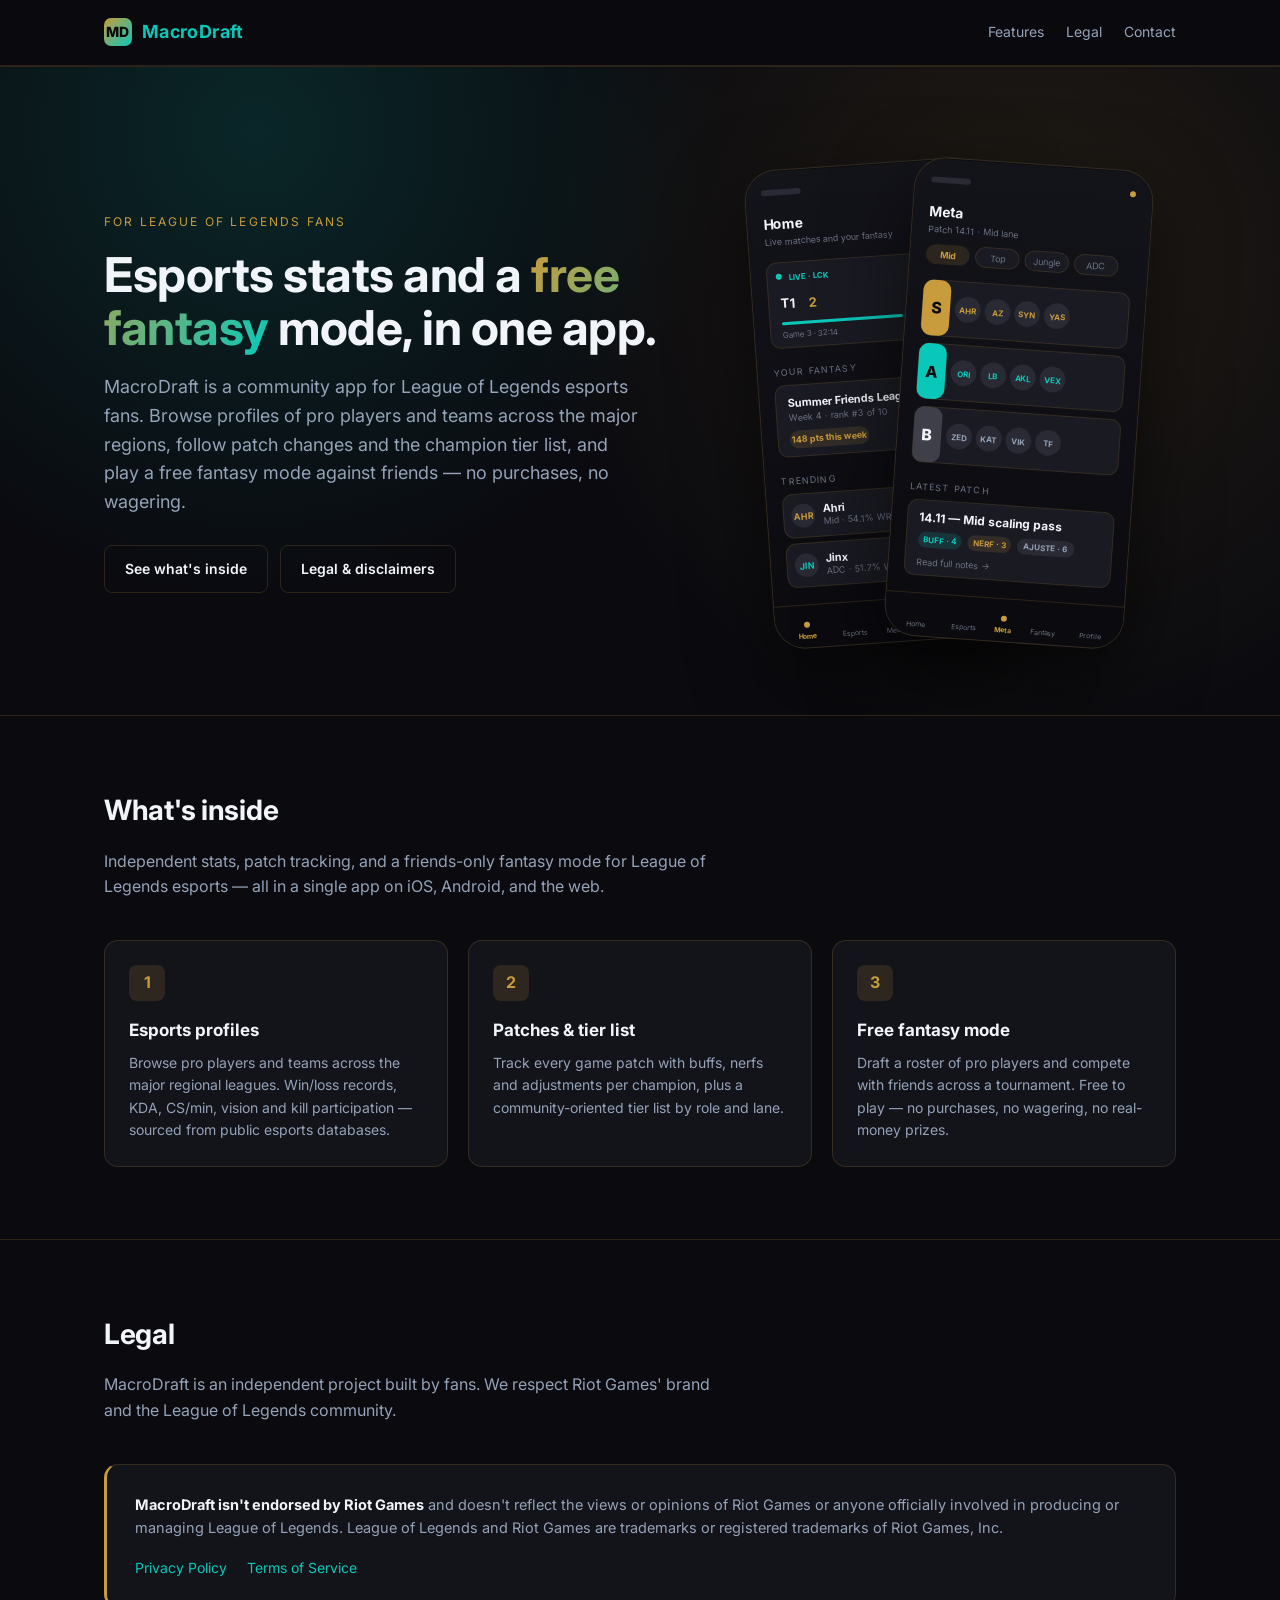
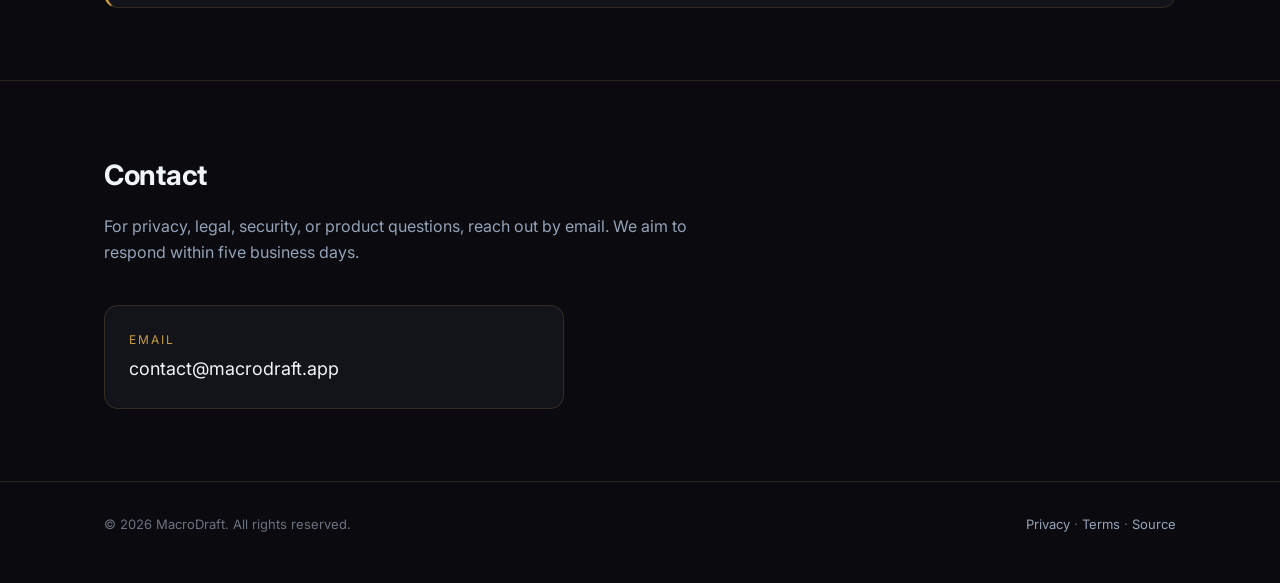
<file: index.html>
<!doctype html>
<html lang="en">
  <head>
    <meta charset="utf-8" />
    <meta name="viewport" content="width=device-width, initial-scale=1" />
    <title>MacroDraft — League of Legends stats &amp; free fantasy</title>
    <meta
      name="description"
      content="MacroDraft is a community app for League of Legends esports fans: pro and team profiles, patch tracking, champion tier list, and a free fantasy mode. Independent — not affiliated with Riot Games."
    />
    <meta property="og:title" content="MacroDraft — League of Legends stats &amp; free fantasy" />
    <meta
      property="og:description"
      content="A community app for League of Legends esports fans: pro and team profiles, patch tracking, champion tier list, and a free fantasy mode."
    />
    <meta property="og:type" content="website" />
    <link rel="preconnect" href="https://fonts.googleapis.com" />
    <link rel="preconnect" href="https://fonts.gstatic.com" crossorigin />
    <link
      href="https://fonts.googleapis.com/css2?family=Inter:wght@400;500;600;700;800&display=swap"
      rel="stylesheet"
    />
    <link rel="stylesheet" href="styles.css" />
  </head>
  <body>
    <header class="site-header">
      <div class="container">
        <a class="brand" href="./">
          <span class="brand-mark">MD</span>
          <span>MacroDraft</span>
        </a>
        <nav class="site-nav" aria-label="Primary">
          <a href="#features">Features</a>
          <a href="#legal">Legal</a>
          <a href="#contact">Contact</a>
        </nav>
      </div>
    </header>

    <main>
      <section class="hero" aria-label="Product introduction">
        <div class="container hero-inner">
          <div>
            <div class="eyebrow">For League of Legends fans</div>
            <h1>
              Esports stats and a
              <span class="accent">free fantasy</span> mode, in one app.
            </h1>
            <p class="lede">
              MacroDraft is a community app for League of Legends esports fans. Browse profiles of
              pro players and teams across the major regions, follow patch changes and the champion
              tier list, and play a free fantasy mode against friends — no purchases, no wagering.
            </p>
            <div class="cta-row">
              <a class="btn btn-ghost" href="#features">See what's inside</a>
              <a class="btn btn-ghost" href="#legal">Legal &amp; disclaimers</a>
            </div>
          </div>

          <div class="mockup-stack" aria-hidden="true">
            <!-- Mockup 1: Home / Live -->
            <div class="mockup">
              <svg viewBox="0 0 240 480" xmlns="http://www.w3.org/2000/svg">
                <defs>
                  <linearGradient id="bg1" x1="0" y1="0" x2="0" y2="1">
                    <stop offset="0%" stop-color="#13131a" />
                    <stop offset="100%" stop-color="#0a0a0f" />
                  </linearGradient>
                </defs>
                <rect width="240" height="480" fill="url(#bg1)" />
                <!-- status bar -->
                <rect x="16" y="18" width="40" height="6" rx="3" fill="#2a2a35" />
                <circle cx="220" cy="22" r="3" fill="#C89B3C" />
                <!-- header -->
                <text
                  x="16"
                  y="58"
                  fill="#f1f5f9"
                  font-family="Inter"
                  font-size="14"
                  font-weight="700"
                >
                  Home
                </text>
                <text x="16" y="74" fill="#6b7280" font-family="Inter" font-size="9">
                  Live matches and your fantasy
                </text>
                <!-- live card -->
                <rect
                  x="16"
                  y="92"
                  width="208"
                  height="86"
                  rx="10"
                  fill="#1a1a23"
                  stroke="rgba(200,155,60,0.18)"
                />
                <circle cx="28" cy="106" r="3" fill="#0AC8B9" />
                <text
                  x="38"
                  y="110"
                  fill="#0AC8B9"
                  font-family="Inter"
                  font-size="8"
                  font-weight="700"
                >
                  LIVE · LCK
                </text>
                <text
                  x="28"
                  y="138"
                  fill="#f1f5f9"
                  font-family="Inter"
                  font-size="13"
                  font-weight="700"
                >
                  T1
                </text>
                <text
                  x="56"
                  y="138"
                  fill="#C89B3C"
                  font-family="Inter"
                  font-size="13"
                  font-weight="700"
                >
                  2
                </text>
                <text
                  x="180"
                  y="138"
                  fill="#C89B3C"
                  font-family="Inter"
                  font-size="13"
                  font-weight="700"
                  text-anchor="end"
                >
                  1
                </text>
                <text
                  x="198"
                  y="138"
                  fill="#f1f5f9"
                  font-family="Inter"
                  font-size="13"
                  font-weight="700"
                >
                  GEN
                </text>
                <rect x="28" y="152" width="184" height="3" rx="1.5" fill="#2a2a35" />
                <rect x="28" y="152" width="122" height="3" rx="1.5" fill="#0AC8B9" />
                <text x="28" y="168" fill="#6b7280" font-family="Inter" font-size="8">
                  Game 3 · 32:14
                </text>

                <!-- section: Fantasy -->
                <text
                  x="16"
                  y="206"
                  fill="#6b7280"
                  font-family="Inter"
                  font-size="9"
                  letter-spacing="1.2"
                >
                  YOUR FANTASY
                </text>
                <rect
                  x="16"
                  y="216"
                  width="208"
                  height="72"
                  rx="10"
                  fill="#1a1a23"
                  stroke="rgba(200,155,60,0.18)"
                />
                <text
                  x="28"
                  y="238"
                  fill="#f1f5f9"
                  font-family="Inter"
                  font-size="11"
                  font-weight="700"
                >
                  Summer Friends League
                </text>
                <text x="28" y="252" fill="#6b7280" font-family="Inter" font-size="9">
                  Week 4 · rank #3 of 10
                </text>
                <rect x="28" y="262" width="80" height="18" rx="9" fill="rgba(200,155,60,0.15)" />
                <text
                  x="68"
                  y="274"
                  fill="#C89B3C"
                  font-family="Inter"
                  font-size="9"
                  font-weight="700"
                  text-anchor="middle"
                >
                  148 pts this week
                </text>

                <!-- section: Trending -->
                <text
                  x="16"
                  y="316"
                  fill="#6b7280"
                  font-family="Inter"
                  font-size="9"
                  letter-spacing="1.2"
                >
                  TRENDING
                </text>
                <rect
                  x="16"
                  y="326"
                  width="208"
                  height="44"
                  rx="10"
                  fill="#1a1a23"
                  stroke="rgba(200,155,60,0.18)"
                />
                <circle cx="36" cy="348" r="12" fill="#2a2a35" />
                <text
                  x="36"
                  y="352"
                  fill="#C89B3C"
                  font-family="Inter"
                  font-size="9"
                  font-weight="700"
                  text-anchor="middle"
                >
                  AHR
                </text>
                <text
                  x="56"
                  y="346"
                  fill="#f1f5f9"
                  font-family="Inter"
                  font-size="11"
                  font-weight="700"
                >
                  Ahri
                </text>
                <text x="56" y="358" fill="#6b7280" font-family="Inter" font-size="9">
                  Mid · 54.1% WR · S tier
                </text>

                <rect
                  x="16"
                  y="376"
                  width="208"
                  height="44"
                  rx="10"
                  fill="#1a1a23"
                  stroke="rgba(200,155,60,0.18)"
                />
                <circle cx="36" cy="398" r="12" fill="#2a2a35" />
                <text
                  x="36"
                  y="402"
                  fill="#0AC8B9"
                  font-family="Inter"
                  font-size="9"
                  font-weight="700"
                  text-anchor="middle"
                >
                  JIN
                </text>
                <text
                  x="56"
                  y="396"
                  fill="#f1f5f9"
                  font-family="Inter"
                  font-size="11"
                  font-weight="700"
                >
                  Jinx
                </text>
                <text x="56" y="408" fill="#6b7280" font-family="Inter" font-size="9">
                  ADC · 51.7% WR · A tier
                </text>

                <!-- tab bar -->
                <rect x="0" y="438" width="240" height="42" fill="#0a0a0f" />
                <line x1="0" y1="438" x2="240" y2="438" stroke="rgba(200,155,60,0.18)" />
                <circle cx="32" cy="458" r="3" fill="#C89B3C" />
                <text
                  x="32"
                  y="472"
                  fill="#C89B3C"
                  font-family="Inter"
                  font-size="7"
                  text-anchor="middle"
                  font-weight="700"
                >
                  Home
                </text>
                <text
                  x="80"
                  y="472"
                  fill="#6b7280"
                  font-family="Inter"
                  font-size="7"
                  text-anchor="middle"
                >
                  Esports
                </text>
                <text
                  x="120"
                  y="472"
                  fill="#6b7280"
                  font-family="Inter"
                  font-size="7"
                  text-anchor="middle"
                >
                  Meta
                </text>
                <text
                  x="160"
                  y="472"
                  fill="#6b7280"
                  font-family="Inter"
                  font-size="7"
                  text-anchor="middle"
                >
                  Fantasy
                </text>
                <text
                  x="208"
                  y="472"
                  fill="#6b7280"
                  font-family="Inter"
                  font-size="7"
                  text-anchor="middle"
                >
                  Profile
                </text>
              </svg>
            </div>

            <!-- Mockup 2: Champions tier list -->
            <div class="mockup">
              <svg viewBox="0 0 240 480" xmlns="http://www.w3.org/2000/svg">
                <defs>
                  <linearGradient id="bg2" x1="0" y1="0" x2="0" y2="1">
                    <stop offset="0%" stop-color="#13131a" />
                    <stop offset="100%" stop-color="#0a0a0f" />
                  </linearGradient>
                </defs>
                <rect width="240" height="480" fill="url(#bg2)" />
                <rect x="16" y="18" width="40" height="6" rx="3" fill="#2a2a35" />
                <circle cx="220" cy="22" r="3" fill="#C89B3C" />

                <text
                  x="16"
                  y="58"
                  fill="#f1f5f9"
                  font-family="Inter"
                  font-size="14"
                  font-weight="700"
                >
                  Meta
                </text>
                <text x="16" y="74" fill="#6b7280" font-family="Inter" font-size="9">
                  Patch 14.11 · Mid lane
                </text>

                <!-- filter pills -->
                <rect x="16" y="86" width="44" height="20" rx="10" fill="rgba(200,155,60,0.15)" />
                <text
                  x="38"
                  y="100"
                  fill="#C89B3C"
                  font-family="Inter"
                  font-size="9"
                  font-weight="700"
                  text-anchor="middle"
                >
                  Mid
                </text>
                <rect
                  x="66"
                  y="86"
                  width="44"
                  height="20"
                  rx="10"
                  fill="#1a1a23"
                  stroke="rgba(200,155,60,0.18)"
                />
                <text
                  x="88"
                  y="100"
                  fill="#6b7280"
                  font-family="Inter"
                  font-size="9"
                  text-anchor="middle"
                >
                  Top
                </text>
                <rect
                  x="116"
                  y="86"
                  width="44"
                  height="20"
                  rx="10"
                  fill="#1a1a23"
                  stroke="rgba(200,155,60,0.18)"
                />
                <text
                  x="138"
                  y="100"
                  fill="#6b7280"
                  font-family="Inter"
                  font-size="9"
                  text-anchor="middle"
                >
                  Jungle
                </text>
                <rect
                  x="166"
                  y="86"
                  width="44"
                  height="20"
                  rx="10"
                  fill="#1a1a23"
                  stroke="rgba(200,155,60,0.18)"
                />
                <text
                  x="188"
                  y="100"
                  fill="#6b7280"
                  font-family="Inter"
                  font-size="9"
                  text-anchor="middle"
                >
                  ADC
                </text>

                <!-- tier rows -->
                <g font-family="Inter">
                  <!-- S tier -->
                  <rect
                    x="16"
                    y="122"
                    width="208"
                    height="56"
                    rx="10"
                    fill="#1a1a23"
                    stroke="rgba(200,155,60,0.18)"
                  />
                  <rect x="16" y="122" width="28" height="56" rx="10" fill="#C89B3C" />
                  <text
                    x="30"
                    y="156"
                    fill="#0a0a0f"
                    font-size="16"
                    font-weight="800"
                    text-anchor="middle"
                  >
                    S
                  </text>
                  <circle cx="62" cy="150" r="13" fill="#2a2a35" />
                  <text
                    x="62"
                    y="154"
                    fill="#C89B3C"
                    font-size="8"
                    font-weight="700"
                    text-anchor="middle"
                  >
                    AHR
                  </text>
                  <circle cx="92" cy="150" r="13" fill="#2a2a35" />
                  <text
                    x="92"
                    y="154"
                    fill="#C89B3C"
                    font-size="8"
                    font-weight="700"
                    text-anchor="middle"
                  >
                    AZ
                  </text>
                  <circle cx="122" cy="150" r="13" fill="#2a2a35" />
                  <text
                    x="122"
                    y="154"
                    fill="#C89B3C"
                    font-size="8"
                    font-weight="700"
                    text-anchor="middle"
                  >
                    SYN
                  </text>
                  <circle cx="152" cy="150" r="13" fill="#2a2a35" />
                  <text
                    x="152"
                    y="154"
                    fill="#C89B3C"
                    font-size="8"
                    font-weight="700"
                    text-anchor="middle"
                  >
                    YAS
                  </text>

                  <!-- A tier -->
                  <rect
                    x="16"
                    y="186"
                    width="208"
                    height="56"
                    rx="10"
                    fill="#1a1a23"
                    stroke="rgba(200,155,60,0.18)"
                  />
                  <rect x="16" y="186" width="28" height="56" rx="10" fill="#0AC8B9" />
                  <text
                    x="30"
                    y="220"
                    fill="#0a0a0f"
                    font-size="16"
                    font-weight="800"
                    text-anchor="middle"
                  >
                    A
                  </text>
                  <circle cx="62" cy="214" r="13" fill="#2a2a35" />
                  <text
                    x="62"
                    y="218"
                    fill="#0AC8B9"
                    font-size="8"
                    font-weight="700"
                    text-anchor="middle"
                  >
                    ORI
                  </text>
                  <circle cx="92" cy="214" r="13" fill="#2a2a35" />
                  <text
                    x="92"
                    y="218"
                    fill="#0AC8B9"
                    font-size="8"
                    font-weight="700"
                    text-anchor="middle"
                  >
                    LB
                  </text>
                  <circle cx="122" cy="214" r="13" fill="#2a2a35" />
                  <text
                    x="122"
                    y="218"
                    fill="#0AC8B9"
                    font-size="8"
                    font-weight="700"
                    text-anchor="middle"
                  >
                    AKL
                  </text>
                  <circle cx="152" cy="214" r="13" fill="#2a2a35" />
                  <text
                    x="152"
                    y="218"
                    fill="#0AC8B9"
                    font-size="8"
                    font-weight="700"
                    text-anchor="middle"
                  >
                    VEX
                  </text>

                  <!-- B tier -->
                  <rect
                    x="16"
                    y="250"
                    width="208"
                    height="56"
                    rx="10"
                    fill="#1a1a23"
                    stroke="rgba(200,155,60,0.18)"
                  />
                  <rect x="16" y="250" width="28" height="56" rx="10" fill="#3f3f4a" />
                  <text
                    x="30"
                    y="284"
                    fill="#f1f5f9"
                    font-size="16"
                    font-weight="800"
                    text-anchor="middle"
                  >
                    B
                  </text>
                  <circle cx="62" cy="278" r="13" fill="#2a2a35" />
                  <text
                    x="62"
                    y="282"
                    fill="#94a3b8"
                    font-size="8"
                    font-weight="700"
                    text-anchor="middle"
                  >
                    ZED
                  </text>
                  <circle cx="92" cy="278" r="13" fill="#2a2a35" />
                  <text
                    x="92"
                    y="282"
                    fill="#94a3b8"
                    font-size="8"
                    font-weight="700"
                    text-anchor="middle"
                  >
                    KAT
                  </text>
                  <circle cx="122" cy="278" r="13" fill="#2a2a35" />
                  <text
                    x="122"
                    y="282"
                    fill="#94a3b8"
                    font-size="8"
                    font-weight="700"
                    text-anchor="middle"
                  >
                    VIK
                  </text>
                  <circle cx="152" cy="278" r="13" fill="#2a2a35" />
                  <text
                    x="152"
                    y="282"
                    fill="#94a3b8"
                    font-size="8"
                    font-weight="700"
                    text-anchor="middle"
                  >
                    TF
                  </text>
                </g>

                <!-- patch card -->
                <text
                  x="16"
                  y="334"
                  fill="#6b7280"
                  font-family="Inter"
                  font-size="9"
                  letter-spacing="1.2"
                >
                  LATEST PATCH
                </text>
                <rect
                  x="16"
                  y="344"
                  width="208"
                  height="76"
                  rx="10"
                  fill="#1a1a23"
                  stroke="rgba(200,155,60,0.18)"
                />
                <text
                  x="28"
                  y="366"
                  fill="#f1f5f9"
                  font-family="Inter"
                  font-size="12"
                  font-weight="700"
                >
                  14.11 — Mid scaling pass
                </text>
                <rect x="28" y="376" width="44" height="16" rx="8" fill="rgba(10,200,185,0.15)" />
                <text
                  x="50"
                  y="387"
                  fill="#0AC8B9"
                  font-family="Inter"
                  font-size="8"
                  font-weight="700"
                  text-anchor="middle"
                >
                  BUFF · 4
                </text>
                <rect x="78" y="376" width="44" height="16" rx="8" fill="rgba(200,155,60,0.15)" />
                <text
                  x="100"
                  y="387"
                  fill="#C89B3C"
                  font-family="Inter"
                  font-size="8"
                  font-weight="700"
                  text-anchor="middle"
                >
                  NERF · 3
                </text>
                <rect x="128" y="376" width="58" height="16" rx="8" fill="#2a2a35" />
                <text
                  x="157"
                  y="387"
                  fill="#94a3b8"
                  font-family="Inter"
                  font-size="8"
                  font-weight="700"
                  text-anchor="middle"
                >
                  AJUSTE · 6
                </text>
                <text x="28" y="410" fill="#6b7280" font-family="Inter" font-size="9">
                  Read full notes →
                </text>

                <!-- tab bar -->
                <rect x="0" y="438" width="240" height="42" fill="#0a0a0f" />
                <line x1="0" y1="438" x2="240" y2="438" stroke="rgba(200,155,60,0.18)" />
                <text
                  x="32"
                  y="472"
                  fill="#6b7280"
                  font-family="Inter"
                  font-size="7"
                  text-anchor="middle"
                >
                  Home
                </text>
                <text
                  x="80"
                  y="472"
                  fill="#6b7280"
                  font-family="Inter"
                  font-size="7"
                  text-anchor="middle"
                >
                  Esports
                </text>
                <circle cx="120" cy="458" r="3" fill="#C89B3C" />
                <text
                  x="120"
                  y="472"
                  fill="#C89B3C"
                  font-family="Inter"
                  font-size="7"
                  text-anchor="middle"
                  font-weight="700"
                >
                  Meta
                </text>
                <text
                  x="160"
                  y="472"
                  fill="#6b7280"
                  font-family="Inter"
                  font-size="7"
                  text-anchor="middle"
                >
                  Fantasy
                </text>
                <text
                  x="208"
                  y="472"
                  fill="#6b7280"
                  font-family="Inter"
                  font-size="7"
                  text-anchor="middle"
                >
                  Profile
                </text>
              </svg>
            </div>
          </div>
        </div>
      </section>

      <section id="features" aria-label="Features">
        <div class="container">
          <h2>What's inside</h2>
          <p class="section-lede">
            Independent stats, patch tracking, and a friends-only fantasy mode for League of Legends
            esports — all in a single app on iOS, Android, and the web.
          </p>
          <div class="features">
            <div class="feature">
              <div class="feature-icon">1</div>
              <h3>Esports profiles</h3>
              <p>
                Browse pro players and teams across the major regional leagues. Win/loss records,
                KDA, CS/min, vision and kill participation — sourced from public esports databases.
              </p>
            </div>
            <div class="feature">
              <div class="feature-icon">2</div>
              <h3>Patches &amp; tier list</h3>
              <p>
                Track every game patch with buffs, nerfs and adjustments per champion, plus a
                community-oriented tier list by role and lane.
              </p>
            </div>
            <div class="feature">
              <div class="feature-icon">3</div>
              <h3>Free fantasy mode</h3>
              <p>
                Draft a roster of pro players and compete with friends across a tournament. Free to
                play — no purchases, no wagering, no real-money prizes.
              </p>
            </div>
          </div>
        </div>
      </section>

      <section id="legal" aria-label="Legal and disclaimers">
        <div class="container">
          <h2>Legal</h2>
          <p class="section-lede">
            MacroDraft is an independent project built by fans. We respect Riot Games' brand and
            the League of Legends community.
          </p>
          <div class="legal-callout">
            <strong>MacroDraft isn't endorsed by Riot Games</strong> and doesn't reflect the views
            or opinions of Riot Games or anyone officially involved in producing or managing League
            of Legends. League of Legends and Riot Games are trademarks or registered trademarks of
            Riot Games, Inc.
            <div class="legal-links">
              <a href="privacy.html">Privacy Policy</a>
              <a href="terms.html">Terms of Service</a>
            </div>
          </div>
        </div>
      </section>

      <section id="contact" aria-label="Contact">
        <div class="container">
          <h2>Contact</h2>
          <p class="section-lede">
            For privacy, legal, security, or product questions, reach out by email. We aim to
            respond within five business days.
          </p>
          <div class="contact-card">
            <span class="label">Email</span>
            <a class="email" href="mailto:contact@macrodraft.app">contact@macrodraft.app</a>
          </div>
        </div>
      </section>
    </main>

    <footer class="site-footer">
      <div class="container">
        <div>&copy; 2026 MacroDraft. All rights reserved.</div>
        <div>
          <a href="privacy.html">Privacy</a> · <a href="terms.html">Terms</a> ·
          <a href="https://github.com/GiustinoGraterol/LoL-Fantasy">Source</a>
        </div>
      </div>
    </footer>
  </body>
</html>
</file>
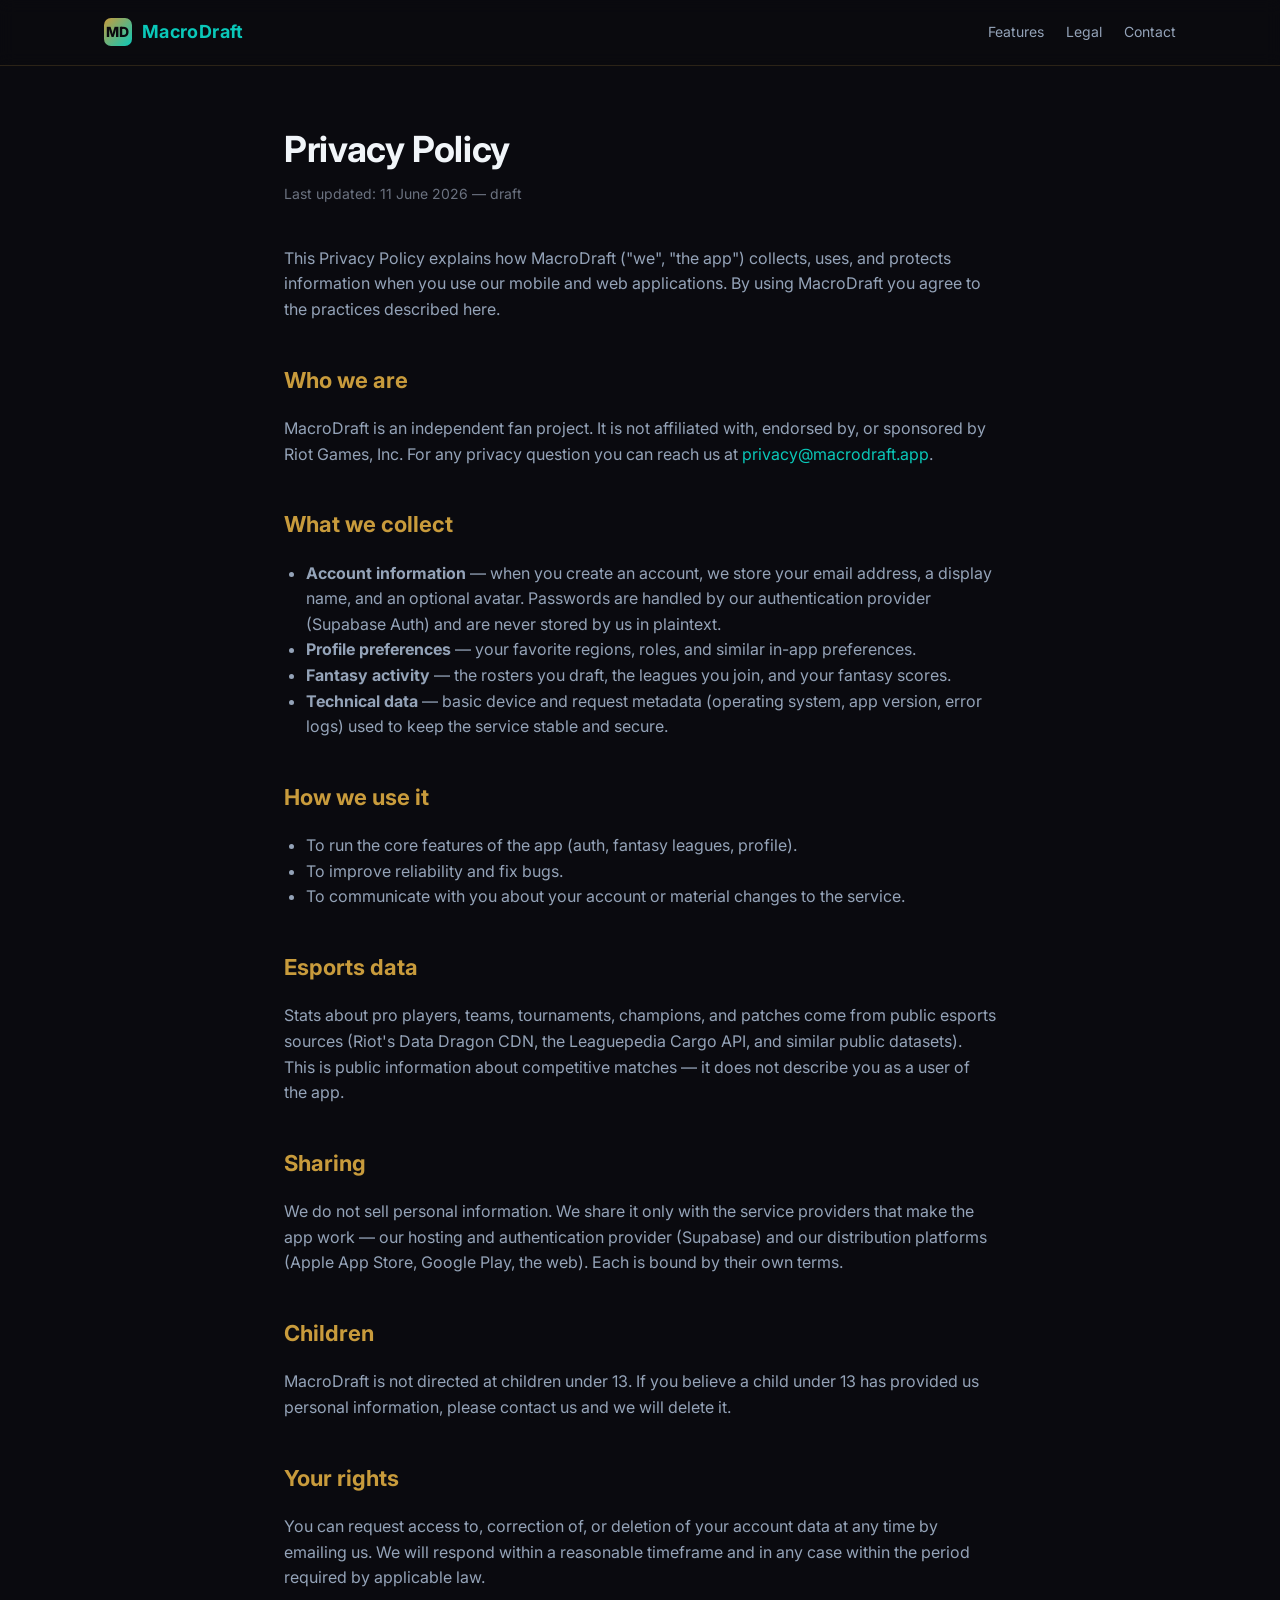
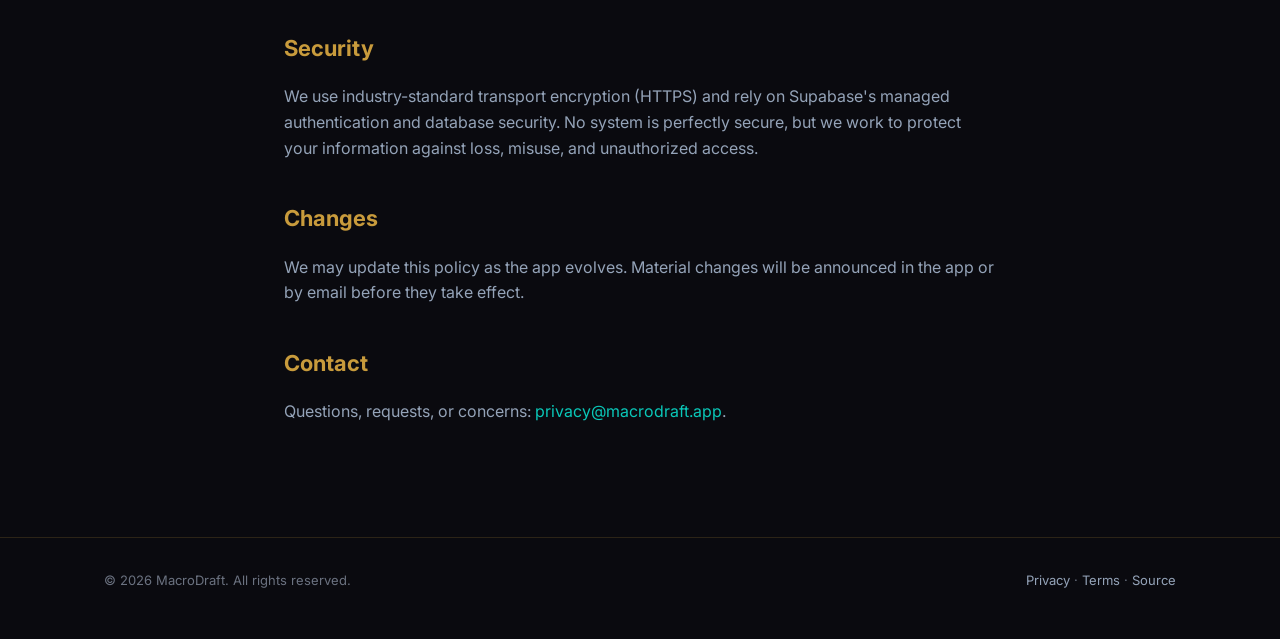
<file: privacy.html>
<!doctype html>
<html lang="en">
  <head>
    <meta charset="utf-8" />
    <meta name="viewport" content="width=device-width, initial-scale=1" />
    <title>Privacy Policy — MacroDraft</title>
    <meta
      name="description"
      content="Privacy Policy for the MacroDraft app — what we collect, how we use it, and how to contact us."
    />
    <link rel="preconnect" href="https://fonts.googleapis.com" />
    <link rel="preconnect" href="https://fonts.gstatic.com" crossorigin />
    <link
      href="https://fonts.googleapis.com/css2?family=Inter:wght@400;500;600;700;800&display=swap"
      rel="stylesheet"
    />
    <link rel="stylesheet" href="styles.css" />
  </head>
  <body>
    <header class="site-header">
      <div class="container">
        <a class="brand" href="./">
          <span class="brand-mark">MD</span>
          <span>MacroDraft</span>
        </a>
        <nav class="site-nav" aria-label="Primary">
          <a href="./#features">Features</a>
          <a href="./#legal">Legal</a>
          <a href="./#contact">Contact</a>
        </nav>
      </div>
    </header>

    <main class="legal-page">
      <article class="container">
        <h1>Privacy Policy</h1>
        <p class="updated">Last updated: 11 June 2026 — draft</p>

        <p>
          This Privacy Policy explains how MacroDraft ("we", "the app") collects, uses, and
          protects information when you use our mobile and web applications. By using MacroDraft
          you agree to the practices described here.
        </p>

        <h2>Who we are</h2>
        <p>
          MacroDraft is an independent fan project. It is not affiliated with, endorsed by, or
          sponsored by Riot Games, Inc. For any privacy question you can reach us at
          <a href="mailto:privacy@macrodraft.app">privacy@macrodraft.app</a>.
        </p>

        <h2>What we collect</h2>
        <ul>
          <li>
            <strong>Account information</strong> — when you create an account, we store your email
            address, a display name, and an optional avatar. Passwords are handled by our
            authentication provider (Supabase Auth) and are never stored by us in plaintext.
          </li>
          <li>
            <strong>Profile preferences</strong> — your favorite regions, roles, and similar in-app
            preferences.
          </li>
          <li>
            <strong>Fantasy activity</strong> — the rosters you draft, the leagues you join, and
            your fantasy scores.
          </li>
          <li>
            <strong>Technical data</strong> — basic device and request metadata (operating system,
            app version, error logs) used to keep the service stable and secure.
          </li>
        </ul>

        <h2>How we use it</h2>
        <ul>
          <li>To run the core features of the app (auth, fantasy leagues, profile).</li>
          <li>To improve reliability and fix bugs.</li>
          <li>To communicate with you about your account or material changes to the service.</li>
        </ul>

        <h2>Esports data</h2>
        <p>
          Stats about pro players, teams, tournaments, champions, and patches come from public
          esports sources (Riot's Data Dragon CDN, the Leaguepedia Cargo API, and similar public
          datasets). This is public information about competitive matches — it does not describe you
          as a user of the app.
        </p>

        <h2>Sharing</h2>
        <p>
          We do not sell personal information. We share it only with the service providers that make
          the app work — our hosting and authentication provider (Supabase) and our distribution
          platforms (Apple App Store, Google Play, the web). Each is bound by their own terms.
        </p>

        <h2>Children</h2>
        <p>
          MacroDraft is not directed at children under 13. If you believe a child under 13 has
          provided us personal information, please contact us and we will delete it.
        </p>

        <h2>Your rights</h2>
        <p>
          You can request access to, correction of, or deletion of your account data at any time by
          emailing us. We will respond within a reasonable timeframe and in any case within the
          period required by applicable law.
        </p>

        <h2>Security</h2>
        <p>
          We use industry-standard transport encryption (HTTPS) and rely on Supabase's managed
          authentication and database security. No system is perfectly secure, but we work to
          protect your information against loss, misuse, and unauthorized access.
        </p>

        <h2>Changes</h2>
        <p>
          We may update this policy as the app evolves. Material changes will be announced in the
          app or by email before they take effect.
        </p>

        <h2>Contact</h2>
        <p>
          Questions, requests, or concerns:
          <a href="mailto:privacy@macrodraft.app">privacy@macrodraft.app</a>.
        </p>
      </article>
    </main>

    <footer class="site-footer">
      <div class="container">
        <div>&copy; 2026 MacroDraft. All rights reserved.</div>
        <div>
          <a href="privacy.html">Privacy</a> · <a href="terms.html">Terms</a> ·
          <a href="https://github.com/GiustinoGraterol/LoL-Fantasy">Source</a>
        </div>
      </div>
    </footer>
  </body>
</html>
</file>
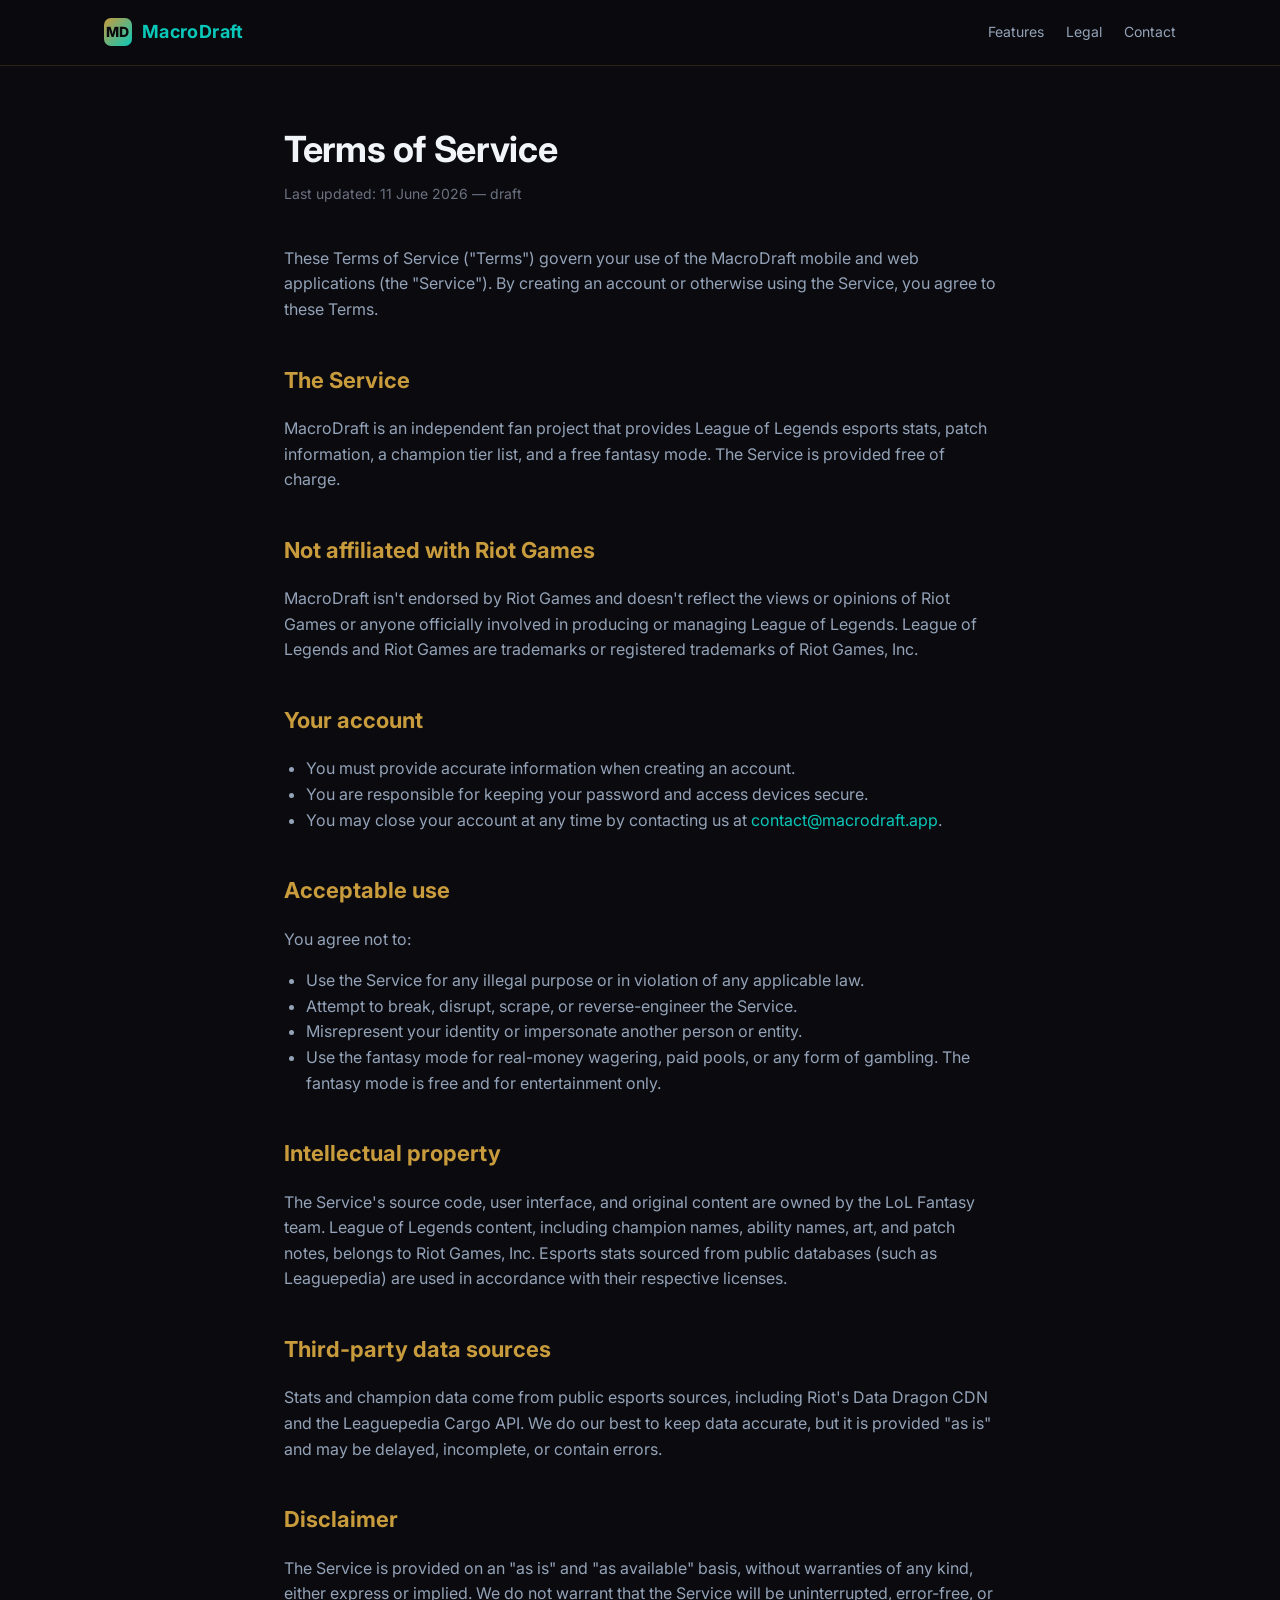
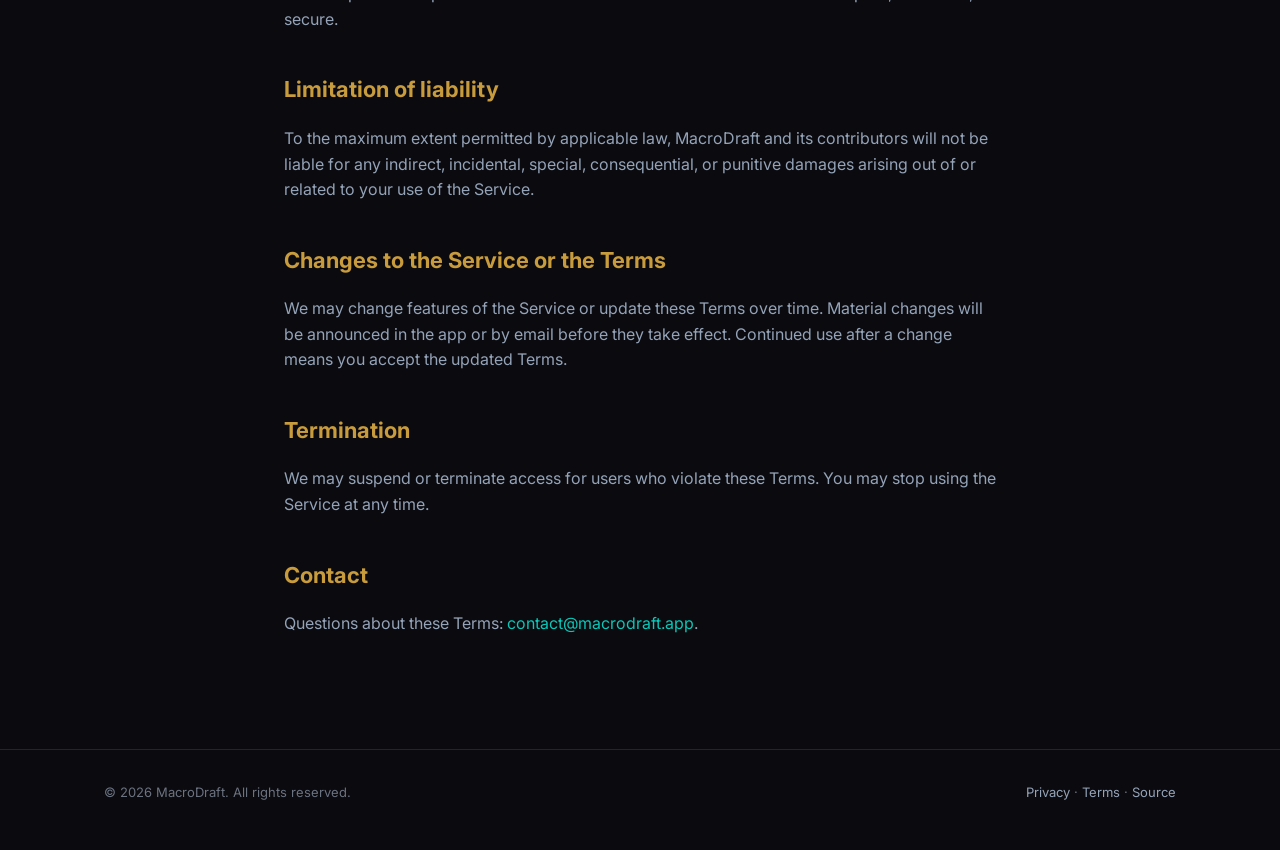
<file: terms.html>
<!doctype html>
<html lang="en">
  <head>
    <meta charset="utf-8" />
    <meta name="viewport" content="width=device-width, initial-scale=1" />
    <title>Terms of Service — MacroDraft</title>
    <meta
      name="description"
      content="Terms of Service for the MacroDraft app — rules for using the service, intellectual property notice, and disclaimers."
    />
    <link rel="preconnect" href="https://fonts.googleapis.com" />
    <link rel="preconnect" href="https://fonts.gstatic.com" crossorigin />
    <link
      href="https://fonts.googleapis.com/css2?family=Inter:wght@400;500;600;700;800&display=swap"
      rel="stylesheet"
    />
    <link rel="stylesheet" href="styles.css" />
  </head>
  <body>
    <header class="site-header">
      <div class="container">
        <a class="brand" href="./">
          <span class="brand-mark">MD</span>
          <span>MacroDraft</span>
        </a>
        <nav class="site-nav" aria-label="Primary">
          <a href="./#features">Features</a>
          <a href="./#legal">Legal</a>
          <a href="./#contact">Contact</a>
        </nav>
      </div>
    </header>

    <main class="legal-page">
      <article class="container">
        <h1>Terms of Service</h1>
        <p class="updated">Last updated: 11 June 2026 — draft</p>

        <p>
          These Terms of Service ("Terms") govern your use of the MacroDraft mobile and web
          applications (the "Service"). By creating an account or otherwise using the Service, you
          agree to these Terms.
        </p>

        <h2>The Service</h2>
        <p>
          MacroDraft is an independent fan project that provides League of Legends esports stats,
          patch information, a champion tier list, and a free fantasy mode. The Service is provided
          free of charge.
        </p>

        <h2>Not affiliated with Riot Games</h2>
        <p>
          MacroDraft isn't endorsed by Riot Games and doesn't reflect the views or opinions of Riot
          Games or anyone officially involved in producing or managing League of Legends. League of
          Legends and Riot Games are trademarks or registered trademarks of Riot Games, Inc.
        </p>

        <h2>Your account</h2>
        <ul>
          <li>You must provide accurate information when creating an account.</li>
          <li>You are responsible for keeping your password and access devices secure.</li>
          <li>
            You may close your account at any time by contacting us at
            <a href="mailto:contact@macrodraft.app">contact@macrodraft.app</a>.
          </li>
        </ul>

        <h2>Acceptable use</h2>
        <p>You agree not to:</p>
        <ul>
          <li>Use the Service for any illegal purpose or in violation of any applicable law.</li>
          <li>Attempt to break, disrupt, scrape, or reverse-engineer the Service.</li>
          <li>Misrepresent your identity or impersonate another person or entity.</li>
          <li>
            Use the fantasy mode for real-money wagering, paid pools, or any form of gambling. The
            fantasy mode is free and for entertainment only.
          </li>
        </ul>

        <h2>Intellectual property</h2>
        <p>
          The Service's source code, user interface, and original content are owned by the LoL
          Fantasy team. League of Legends content, including champion names, ability names, art, and
          patch notes, belongs to Riot Games, Inc. Esports stats sourced from public databases (such
          as Leaguepedia) are used in accordance with their respective licenses.
        </p>

        <h2>Third-party data sources</h2>
        <p>
          Stats and champion data come from public esports sources, including Riot's Data Dragon CDN
          and the Leaguepedia Cargo API. We do our best to keep data accurate, but it is provided
          "as is" and may be delayed, incomplete, or contain errors.
        </p>

        <h2>Disclaimer</h2>
        <p>
          The Service is provided on an "as is" and "as available" basis, without warranties of any
          kind, either express or implied. We do not warrant that the Service will be uninterrupted,
          error-free, or secure.
        </p>

        <h2>Limitation of liability</h2>
        <p>
          To the maximum extent permitted by applicable law, MacroDraft and its contributors will
          not be liable for any indirect, incidental, special, consequential, or punitive damages
          arising out of or related to your use of the Service.
        </p>

        <h2>Changes to the Service or the Terms</h2>
        <p>
          We may change features of the Service or update these Terms over time. Material changes
          will be announced in the app or by email before they take effect. Continued use after a
          change means you accept the updated Terms.
        </p>

        <h2>Termination</h2>
        <p>
          We may suspend or terminate access for users who violate these Terms. You may stop using
          the Service at any time.
        </p>

        <h2>Contact</h2>
        <p>
          Questions about these Terms:
          <a href="mailto:contact@macrodraft.app">contact@macrodraft.app</a>.
        </p>
      </article>
    </main>

    <footer class="site-footer">
      <div class="container">
        <div>&copy; 2026 MacroDraft. All rights reserved.</div>
        <div>
          <a href="privacy.html">Privacy</a> · <a href="terms.html">Terms</a> ·
          <a href="https://github.com/GiustinoGraterol/LoL-Fantasy">Source</a>
        </div>
      </div>
    </footer>
  </body>
</html>
</file>
<file: styles.css>
:root {
  --bg-base: #0a0a0f;
  --bg-surface: #13131a;
  --bg-elevated: #1a1a23;
  --text-primary: #f1f5f9;
  --text-muted: #94a3b8;
  --text-dim: #6b7280;
  --accent-gold: #c89b3c;
  --accent-gold-soft: rgba(200, 155, 60, 0.15);
  --accent-teal: #0ac8b9;
  --border-subtle: rgba(200, 155, 60, 0.18);
  --max-width: 1120px;
  --radius: 14px;
  --radius-sm: 8px;
}

* {
  box-sizing: border-box;
}

html,
body {
  margin: 0;
  padding: 0;
  background: var(--bg-base);
  color: var(--text-primary);
  font-family:
    'Inter',
    -apple-system,
    BlinkMacSystemFont,
    'Segoe UI',
    Roboto,
    Oxygen,
    Ubuntu,
    sans-serif;
  line-height: 1.6;
  -webkit-font-smoothing: antialiased;
}

a {
  color: var(--accent-teal);
  text-decoration: none;
}

a:hover {
  text-decoration: underline;
}

.container {
  max-width: var(--max-width);
  margin: 0 auto;
  padding: 0 24px;
}

/* ---------- Header ---------- */

.site-header {
  border-bottom: 1px solid var(--border-subtle);
  background: rgba(10, 10, 15, 0.9);
  backdrop-filter: blur(8px);
  position: sticky;
  top: 0;
  z-index: 10;
}

.site-header .container {
  display: flex;
  align-items: center;
  justify-content: space-between;
  padding-top: 18px;
  padding-bottom: 18px;
}

.brand {
  display: flex;
  align-items: center;
  gap: 10px;
  font-weight: 700;
  font-size: 18px;
  letter-spacing: 0.02em;
}

.brand-mark {
  width: 28px;
  height: 28px;
  border-radius: 7px;
  background: linear-gradient(135deg, var(--accent-gold), var(--accent-teal));
  display: inline-flex;
  align-items: center;
  justify-content: center;
  color: #0a0a0f;
  font-weight: 800;
  font-size: 14px;
}

.site-nav {
  display: flex;
  gap: 22px;
  font-size: 14px;
}

.site-nav a {
  color: var(--text-muted);
}

.site-nav a:hover {
  color: var(--accent-gold);
  text-decoration: none;
}

/* ---------- Hero ---------- */

.hero {
  padding: 96px 0 72px;
  position: relative;
  overflow: hidden;
}

.hero::before {
  content: '';
  position: absolute;
  inset: 0;
  background:
    radial-gradient(circle at 20% 10%, rgba(10, 200, 185, 0.15), transparent 40%),
    radial-gradient(circle at 80% 30%, rgba(200, 155, 60, 0.12), transparent 45%);
  pointer-events: none;
}

.hero-inner {
  position: relative;
  display: grid;
  grid-template-columns: 1.1fr 0.9fr;
  gap: 64px;
  align-items: center;
}

@media (max-width: 880px) {
  .hero-inner {
    grid-template-columns: 1fr;
    gap: 48px;
  }
  .hero {
    padding: 64px 0 48px;
  }
}

.eyebrow {
  text-transform: uppercase;
  letter-spacing: 0.18em;
  font-size: 12px;
  color: var(--accent-gold);
  margin-bottom: 18px;
}

h1 {
  font-size: 48px;
  line-height: 1.1;
  margin: 0 0 18px;
  letter-spacing: -0.01em;
}

h1 .accent {
  background: linear-gradient(120deg, var(--accent-gold), var(--accent-teal));
  -webkit-background-clip: text;
  background-clip: text;
  color: transparent;
}

.lede {
  font-size: 18px;
  color: var(--text-muted);
  margin: 0 0 28px;
  max-width: 540px;
}

.cta-row {
  display: flex;
  gap: 12px;
  flex-wrap: wrap;
}

.btn {
  display: inline-flex;
  align-items: center;
  padding: 12px 20px;
  border-radius: var(--radius-sm);
  font-weight: 600;
  font-size: 14px;
  border: 1px solid transparent;
  transition:
    transform 0.1s ease,
    background 0.2s ease;
}

.btn-primary {
  background: var(--accent-gold);
  color: #0a0a0f;
}

.btn-primary:hover {
  background: #d8aa4a;
  text-decoration: none;
}

.btn-ghost {
  background: transparent;
  color: var(--text-primary);
  border-color: var(--border-subtle);
}

.btn-ghost:hover {
  border-color: var(--accent-gold);
  text-decoration: none;
}

/* ---------- Mockups (SVG) ---------- */

.mockup-stack {
  position: relative;
  display: flex;
  justify-content: center;
  align-items: center;
}

.mockup {
  width: 240px;
  height: 480px;
  border-radius: 32px;
  border: 1px solid var(--border-subtle);
  background: var(--bg-surface);
  box-shadow:
    0 30px 80px rgba(0, 0, 0, 0.55),
    0 0 0 6px #0a0a0f inset;
  overflow: hidden;
}

.mockup svg {
  display: block;
  width: 100%;
  height: 100%;
}

.mockup-stack .mockup + .mockup {
  margin-left: -100px;
  transform: rotate(4deg);
}

.mockup-stack .mockup:first-child {
  transform: rotate(-4deg);
}

/* ---------- Sections ---------- */

section {
  padding: 72px 0;
  border-top: 1px solid var(--border-subtle);
}

section h2 {
  font-size: 28px;
  margin: 0 0 16px;
  letter-spacing: -0.01em;
}

section .section-lede {
  color: var(--text-muted);
  max-width: 620px;
  margin: 0 0 40px;
}

/* ---------- Features grid ---------- */

.features {
  display: grid;
  grid-template-columns: repeat(3, 1fr);
  gap: 20px;
}

@media (max-width: 880px) {
  .features {
    grid-template-columns: 1fr;
  }
}

.feature {
  padding: 24px;
  background: var(--bg-surface);
  border: 1px solid var(--border-subtle);
  border-radius: var(--radius);
}

.feature-icon {
  width: 36px;
  height: 36px;
  border-radius: 8px;
  background: var(--accent-gold-soft);
  color: var(--accent-gold);
  display: inline-flex;
  align-items: center;
  justify-content: center;
  font-weight: 700;
  margin-bottom: 16px;
}

.feature h3 {
  margin: 0 0 8px;
  font-size: 17px;
}

.feature p {
  margin: 0;
  color: var(--text-muted);
  font-size: 14px;
}

/* ---------- Legal callout ---------- */

.legal-callout {
  padding: 28px;
  background: var(--bg-surface);
  border: 1px solid var(--border-subtle);
  border-left: 3px solid var(--accent-gold);
  border-radius: var(--radius);
  color: var(--text-muted);
  font-size: 14.5px;
}

.legal-callout strong {
  color: var(--text-primary);
}

.legal-links {
  margin-top: 18px;
  display: flex;
  flex-wrap: wrap;
  gap: 20px;
  font-size: 14px;
}

.legal-links a {
  color: var(--accent-teal);
}

/* ---------- Contact ---------- */

.contact-card {
  display: flex;
  flex-direction: column;
  gap: 6px;
  padding: 24px;
  background: var(--bg-surface);
  border: 1px solid var(--border-subtle);
  border-radius: var(--radius);
  max-width: 460px;
}

.contact-card .label {
  font-size: 12px;
  letter-spacing: 0.16em;
  text-transform: uppercase;
  color: var(--accent-gold);
}

.contact-card .email {
  font-size: 18px;
  color: var(--text-primary);
}

/* ---------- Footer ---------- */

.site-footer {
  padding: 32px 0 48px;
  border-top: 1px solid var(--border-subtle);
  color: var(--text-dim);
  font-size: 13px;
}

.site-footer .container {
  display: flex;
  justify-content: space-between;
  flex-wrap: wrap;
  gap: 16px;
}

.site-footer a {
  color: var(--text-muted);
}

/* ---------- Legal pages (privacy / terms) ---------- */

.legal-page {
  padding: 64px 0 96px;
}

.legal-page article {
  max-width: 760px;
  margin: 0 auto;
}

.legal-page h1 {
  font-size: 36px;
  margin-bottom: 8px;
}

.legal-page .updated {
  color: var(--text-dim);
  margin-bottom: 40px;
  font-size: 14px;
}

.legal-page h2 {
  margin-top: 40px;
  font-size: 22px;
  color: var(--accent-gold);
}

.legal-page p,
.legal-page li {
  color: var(--text-muted);
}

.legal-page ul {
  padding-left: 22px;
}

.legal-page a {
  color: var(--accent-teal);
}
</file>
